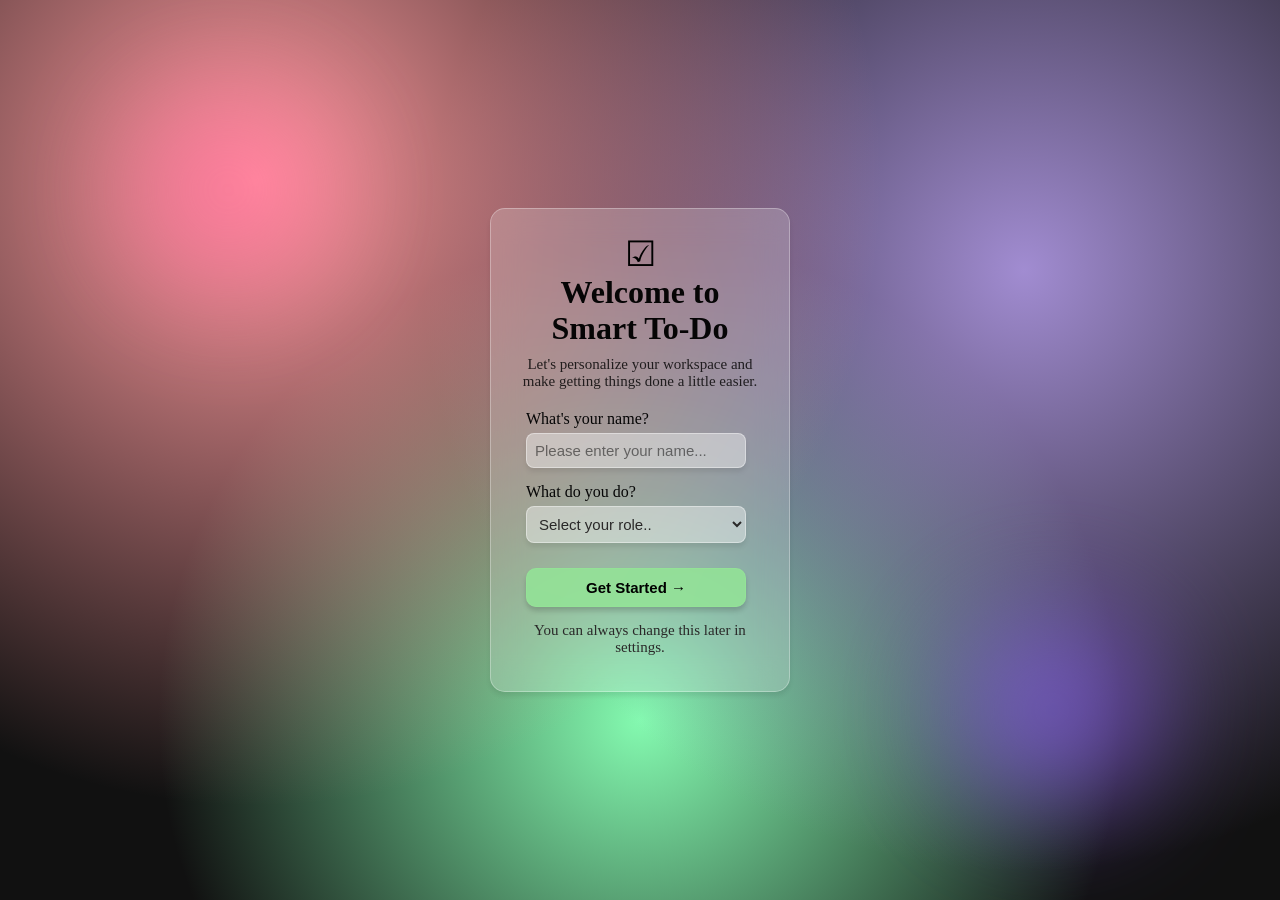
<file: index.html>
<!DOCTYPE html>
<html lang="en">

<head>
    <meta charset="UTF-8">
    <meta name="viewport" content="width=device-width, initial-scale=1.0">
    <link rel="stylesheet" href="style.css">
    <title>Welcome | Smart To-Do</title>
</head>

<body>
    <div class="container">
        <span class="logo">☑</span>
        <h1>Welcome to Smart To-Do</h1>
        <p>Let's personalize your workspace and make getting things done a little easier.</p>

        <form  id="loginForm" action="">

            <div>
                <label for="name">What's your name?</label>
                <input type="text" id="name" placeholder="Please enter your name..." name="name" required>
            </div>

            <div>
                <label for="occupation">What do you do?</label>
                <select name="occupation" id="occupation" required>
                    <option value="">Select your role..</option>
                    <option value="student">Student</option>
                    <option value="employee">Employee / Professional</option>
                    <option value="freelancer">Freelancer</option>
                    <option value="entrepreneur">Entrepreneur / Business Owner</option>
                    <option value="other">Other</option>
                </select>
            </div>


            <div>
                <button id="GSbtn" type="submit">Get Started <span> →</span></button>
            </div>


            <p>
                You can always change this later in settings.
            </p>

        </form>
    </div>

    <script src="functionality.js"></script>
    
</body>

</html>
</file>
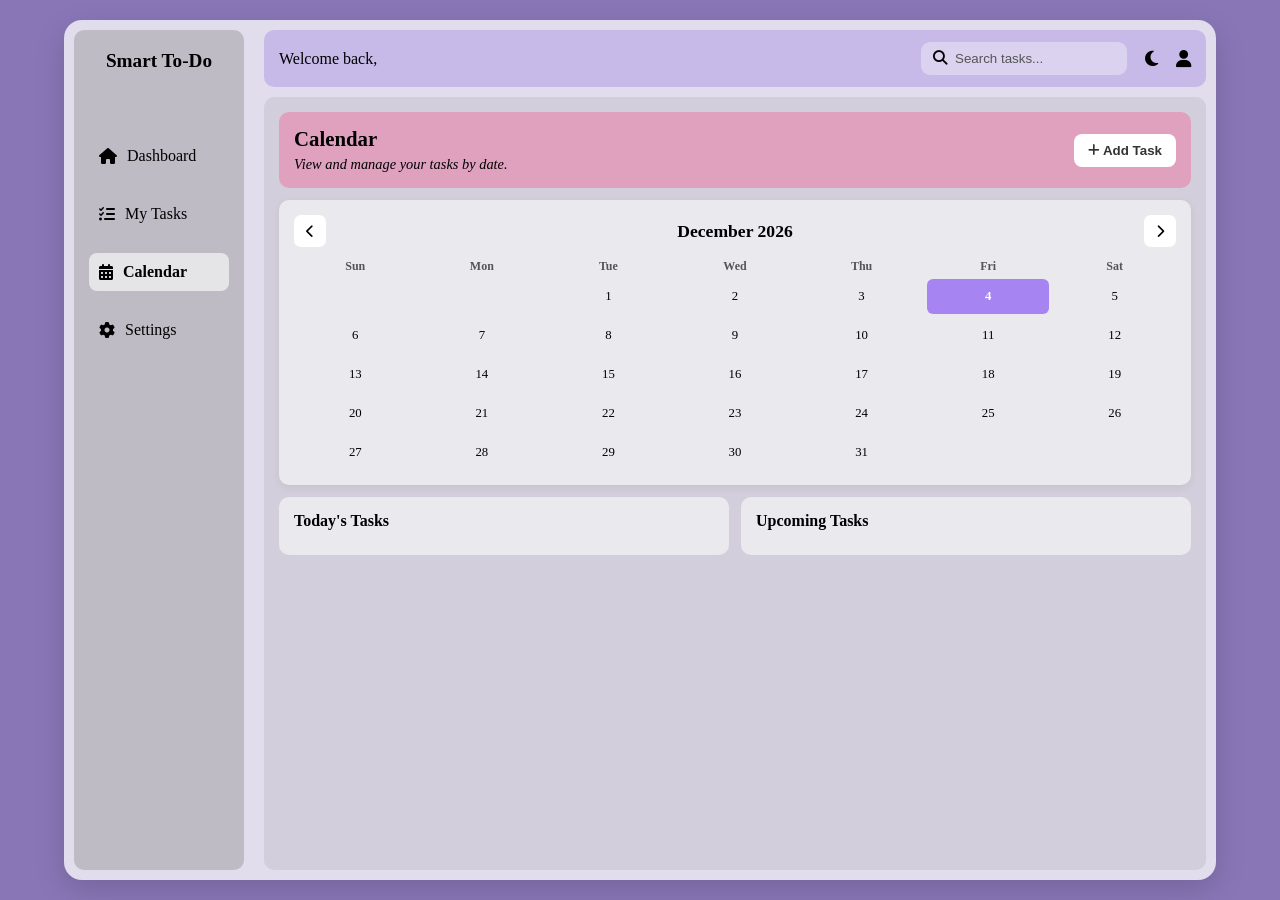
<file: calendar.html>
<!DOCTYPE html>
<html lang="en">

<head>
    <meta charset="UTF-8">
    <meta name="viewport" content="width=device-width, initial-scale=1.0">

    <link rel="stylesheet" href="to-do.css">

    <link rel="stylesheet"
        href="https://cdnjs.cloudflare.com/ajax/libs/font-awesome/6.7.2/css/all.min.css">

    <title>To-do | Calendar</title>
</head>

<body id="calendarBg">

    <div class="container">

        <!-- Sidebar -->
        <aside>

            <h4>Smart To-Do</h4>

            <ul>

                <li>
                    <a href="dashboard.html">
                        <i class="fa-solid fa-house"></i>
                        Dashboard
                    </a>
                </li>

                <li>
                    <a href="my-tasks.html">
                        <i class="fa-solid fa-list-check"></i>
                        My Tasks
                    </a>
                </li>

                <li class="active">
                    <a href="calendar.html">
                        <i class="fa-solid fa-calendar-days"></i>
                        Calendar
                    </a>
                </li>

                <li>
                    <a href="settings.html">
                    <i class="fa-solid fa-gear"></i>
                    Settings
                    </a>
                </li>

            </ul>

        </aside>


        <!-- Main Content -->
        <main>

            <!-- Header -->
            <header>

                <p>
                    Welcome back,
                    <span id="userName"></span>
                </p>

                <div class="headerActions">

                    <div class="searchBox">

                        <i class="fa-solid fa-magnifying-glass"></i>

                        <input
                            type="text"
                            placeholder="Search tasks..."
                        >

                    </div>

                    <i class="fa-solid fa-moon" id="themeToggle"></i>

                    <i class="fa-solid fa-user"></i>

                </div>

            </header>


            <!-- Calendar Page -->
            <section class="calendarPage">

                <!-- Calendar Heading -->
                <div class="calendarHeading">

                    <div>
                        <h2>Calendar</h2>

                        <p>
                            View and manage your tasks by date.
                        </p>
                    </div>

                    <button id="addTaskBtn">
                        <i class="fa-solid fa-plus"></i>
                        Add Task
                    </button>

                </div>


                <!-- Calendar Card -->
                <div class="calendarCard">

                    <!-- Calendar Header -->
                    <div class="calendarHeader">

                        <button id="prevMonth">
                            <i class="fa-solid fa-chevron-left"></i>
                        </button>

                        <h3 id="monthYear"></h3>

                        <button id="nextMonth">
                            <i class="fa-solid fa-chevron-right"></i>
                        </button>

                    </div>


                    <!-- Days of the Week -->
                    <div class="calendarDays">

                        <span>Sun</span>
                        <span>Mon</span>
                        <span>Tue</span>
                        <span>Wed</span>
                        <span>Thu</span>
                        <span>Fri</span>
                        <span>Sat</span>

                    </div>


                    <!-- Calendar Dates -->
                    <div
                        class="calendarDates"
                        id="calendarDates">
                    </div>

                </div>


                <!-- Tasks Below Calendar -->
                <div class="calendarTasks">

                    <div class="todayTasks">

                        <div class="sectionHeader">
                            <h3>Today's Tasks</h3>
                        </div>

                        <div class="calendarTaskList">

                            <!-- Tasks will be added here with JavaScript -->

                        </div>

                    </div>


                    <div class="upcomingTasks">

                        <div class="sectionHeader">
                            <h3>Upcoming Tasks</h3>
                        </div>

                        <div class="calendarTaskList">

                            <!-- Upcoming tasks will be added here -->

                        </div>

                    </div>

                </div>

            </section>

        </main>

    </div>


    <!-- Add Task Modal -->
    <div class="modal" id="taskModal">

        <div class="modalContent">

            <div class="modalHeader">

                <h3>Add New Task</h3>

                <button class="closeModal">
                    &times;
                </button>

            </div>

            <form id="taskForm">

                <p>
                    <label for="tTitle">Task Title</label>

                    <input
                        type="text"
                        id="tTitle"
                        required
                    >
                </p>


                <p>
                    <label for="describe">Description</label>

                    <textarea
                        id="describe"
                        rows="4"
                        required
                    ></textarea>
                </p>


                <p>
                    <label for="date">Due Date</label>

                    <input
                        type="date"
                        id="date"
                        required
                    >
                </p>


                <p>
                    <label for="priority">Priority</label>

                    <select id="priority" required>

                        <option value="">
                            Select priority
                        </option>

                        <option value="high">
                            High
                        </option>

                        <option value="medium">
                            Medium
                        </option>

                        <option value="low">
                            Low
                        </option>

                    </select>
                </p>


                <div class="formActions">

                    <button
                        type="button"
                        class="cancelBtn">
                        Cancel
                    </button>

                    <button
                        type="submit"
                        class="saveBtn">
                        Save Task
                    </button>

                </div>

            </form>

        </div>

    </div>


    <script src="functionality.js"></script>

</body>

</html>
</file>
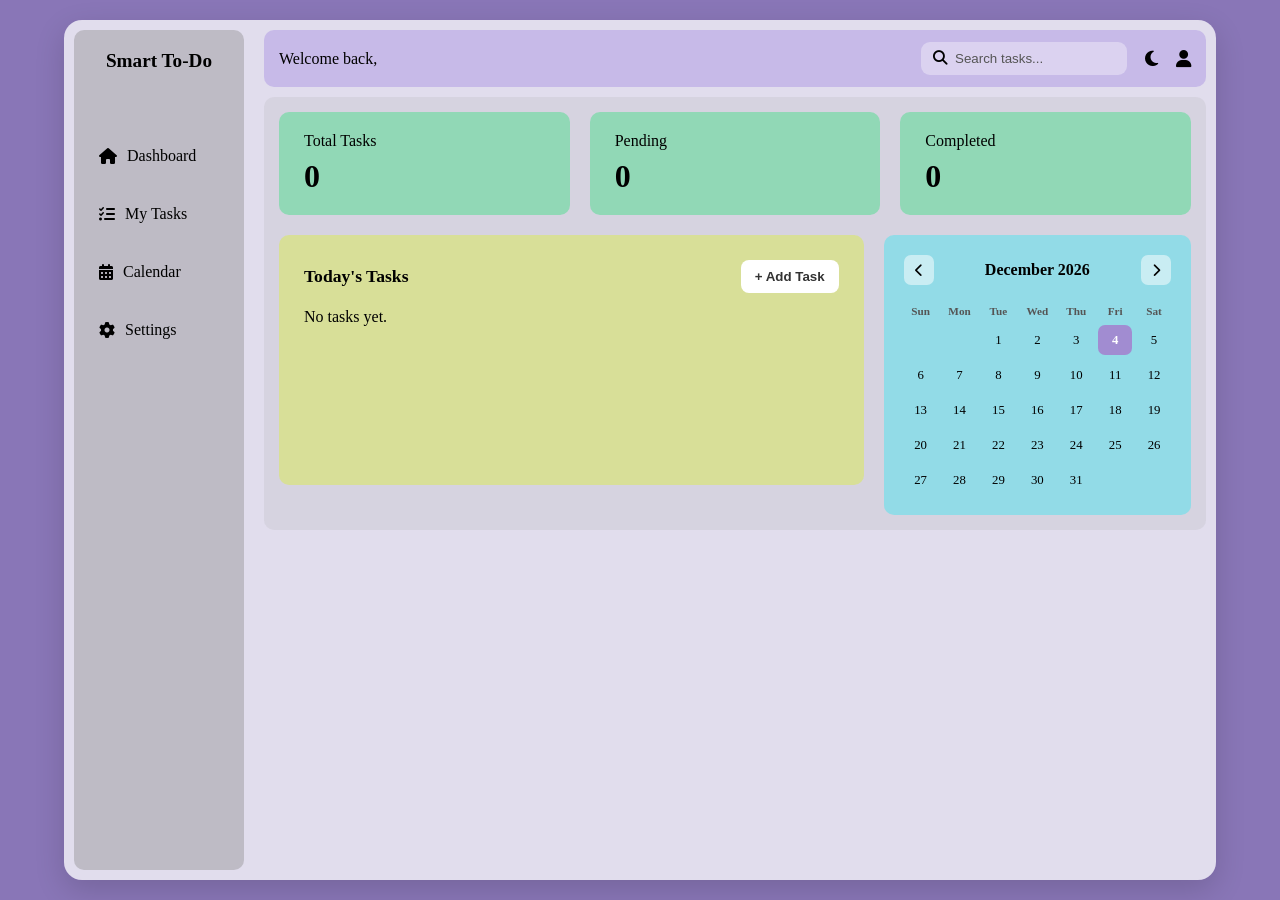
<file: dashboard.html>
<!DOCTYPE html>
<html lang="en">

<head>
    <meta charset="UTF-8">
    <meta name="viewport" content="width=device-width, initial-scale=1.0">

    <link rel="stylesheet" href="to-do.css">

    <link rel="stylesheet" href="https://cdnjs.cloudflare.com/ajax/libs/font-awesome/6.7.2/css/all.min.css">

    <title>Smart To-Do</title>
</head>

<body>

    <div class="container">

        <!-- Sidebar -->
        <aside>

            <h4>Smart To-Do</h4>

            <ul>

               <li>
                    <a href="dashboard.html">
                        <i class="fa-solid fa-house"></i>
                        Dashboard
                    </a>
                </li>

                <li>
                    <a href="my-tasks.html">
                        <i class="fa-solid fa-list-check"></i>
                        My Tasks
                    </a>
                </li>

                <li>
                    <a href="calendar.html">
                        <i class="fa-solid fa-calendar-days"></i>
                        Calendar
                    </a>
                </li>

                <li>
                    <a href="settings.html">
                        <i class="fa-solid fa-gear"></i>
                        Settings
                    </a>
                </li>

            </ul>

        </aside>


        <!-- Main Content -->
        <main>

            <header>

                <p>Welcome back, <span id="userName"></span></p>

                <div class="headerActions">

                    <div class="searchBox">
                        <i class="fa-solid fa-magnifying-glass"></i>

                        <input type="text" placeholder="Search tasks...">
                    </div>

                    <i class="fa-solid fa-moon" id="themeToggle"></i>

                    <i class="fa-solid fa-user"></i>

                </div>

            </header>

            <section class="dashboard">

                <div class="cardContainer">

                    <div class="statCard">
                        <h3>Total Tasks</h3>
                        <p id="totalTasks">0</p>
                    </div>

                    <div class="statCard">
                        <h3>Pending</h3>
                        <p id="pendingTasks">0</p>
                    </div>

                    <div class="statCard">
                        <h3>Completed</h3>
                        <p id="completedTasks">0</p>
                    </div>

                </div>

                <div class="dashboardContent">

                    <div class="tasks">
                        <div class="taskHeader">
                            <h3>Today's Tasks</h3>
                            <button id="addTaskBtn"> + Add Task</button>
                        </div>
                        <div class="list"></div>
                    </div>
                    <div class="calendar">

                        <div class="calendarHeader">
                            <button id="prevMonth">
                                <i class="fa-solid fa-chevron-left"></i>
                            </button>

                            <h3 id="monthYear"></h3>

                            <button id="nextMonth">
                                <i class="fa-solid fa-chevron-right"></i>
                            </button>
                        </div>

                        <div class="calendarDays">
                            <span>Sun</span>
                            <span>Mon</span>
                            <span>Tue</span>
                            <span>Wed</span>
                            <span>Thu</span>
                            <span>Fri</span>
                            <span>Sat</span>
                        </div>

                        <div class="calendarDates" id="calendarDates"></div>

                    </div>

                </div>
            </section>

        </main>

    </div>

    <!-- Add task form -->
    <div class="modal" id="taskModal">

        <div class="modalContent">

            <div class="modalHeader">
                <h3>Add New Task</h3>
                <button type="button" class="closeModal">&times;</button>
            </div>

            <form id="taskForm">

                <p>
                    <label for="tTitle">Task Title</label>
                    <input type="text" id="tTitle" name="title">
                </p>

                <p>
                    <label for="describe">Description</label>
                    <textarea name="describe" id="describe" cols="30" rows="5"></textarea>
                </p>

                <p>
                    <label for="date">Due Date</label>
                    <input type="date" id="date" name="date">
                </p>

                <p>
                    <label for="priority">Priority</label>
                    <select name="priority" id="priority">
                        <option value="">Select Priority</option>
                        <option value="low">Low</option>
                        <option value="medium">Medium</option>
                        <option value="high">High</option>
                    </select>
                </p>

                <div class="formActions">
                    <button type="button" class="cancelBtn">Cancel</button>
                    <button type="submit" class="saveBtn">Save Task</button>
                </div>

            </form>

        </div>

    </div>
    <script src="functionality.js"></script>
</body>

</html>
</file>
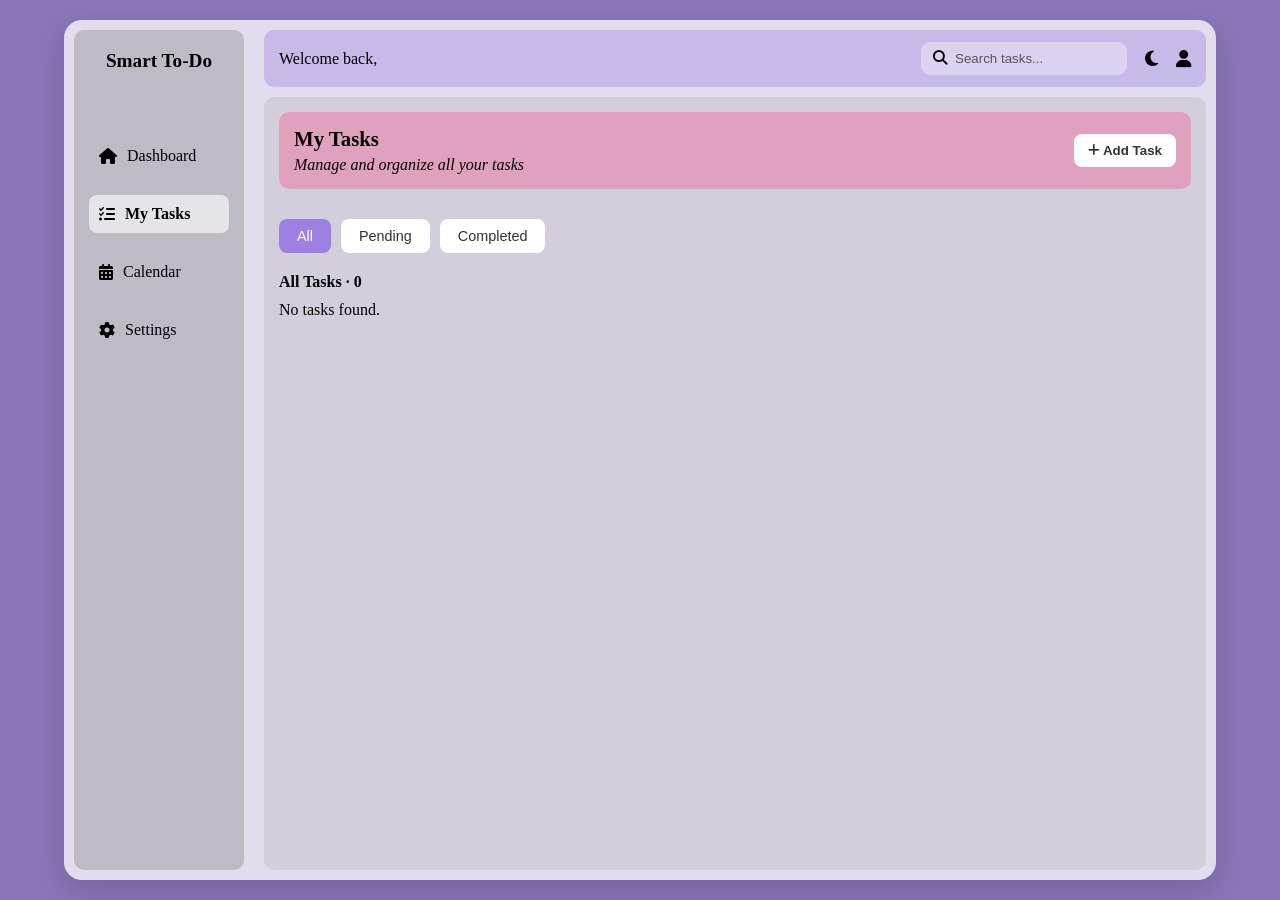
<file: my-tasks.html>
<!DOCTYPE html>
<html lang="en">

<head>

    <meta charset="UTF-8">
    <meta name="viewport" content="width=device-width, initial-scale=1.0">

    <title>My Tasks | To-do</title>

    <link rel="stylesheet" href="to-do.css">
    <link rel="stylesheet" href="https://cdnjs.cloudflare.com/ajax/libs/font-awesome/6.7.2/css/all.min.css">

</head>


<body id="tasksBg">

    <div class="container">

        <!-- Sidebar -->
        <aside>

            <h4>Smart To-Do</h4>

            <ul>

                <li>
                    <a href="dashboard.html">
                        <i class="fa-solid fa-house"></i>
                        Dashboard
                    </a>
                </li>

                <li class="active">
                    <a href="my-tasks.html">
                        <i class="fa-solid fa-list-check"></i>
                        My Tasks
                    </a>
                </li>

                <li>
                    <a href="calendar.html">
                        <i class="fa-solid fa-calendar-days"></i>
                        Calendar
                    </a>
                </li>

                <li>
                    <a href="settings.html">
                        <i class="fa-solid fa-gear"></i>
                        Settings
                    </a>
                </li>

            </ul>

        </aside>


        <!-- Main Content -->
        <main>

            <!-- Header -->
            <header id="headColor">

                <p>
                    Welcome back,
                    <span id="userName"></span>
                </p>


                <div class="headerActions">

                    <div class="searchBox">

                        <i class="fa-solid fa-magnifying-glass"></i>

                        <input type="text" placeholder="Search tasks...">

                    </div>


                    <i class="fa-solid fa-moon" id="themeToggle"></i>

                    <i class="fa-solid fa-user"></i>

                </div>

            </header>


            <!-- My Tasks -->
            <section class="myTasks">


                <!-- Heading -->
                <div class="taskHeading">

                    <div id="taskHead">

                        <div class="head">

                            <h3>My Tasks</h3>

                            <p>
                                Manage and organize all your tasks
                            </p>

                        </div>


                        <button id="addTaskBtn">

                            <i class="fa-solid fa-plus"></i>

                            Add Task

                        </button>

                    </div>

                </div>


                <!-- Filters -->
                <div class="taskFilters">

                    <button class="filterBtn active" data-filter="all">
                        All
                    </button>

                    <button class="filterBtn" data-filter="pending">
                        Pending
                    </button>

                    <button class="filterBtn" data-filter="completed">
                        Completed
                    </button>

                </div>


                <!-- Task Count -->
                <div class="taskCount">

                    <h3>
                        All Tasks · 0
                    </h3>

                </div>


                <!-- Tasks will be created by JavaScript -->
                <div class="taskList"></div>


            </section>

        </main>

    </div>


    <!-- Add Task Modal -->
    <div class="modal" id="taskModal">

        <div class="modalContent">


            <!-- Modal Header -->
            <div class="modalHeader">

                <h3>
                    Add New Task
                </h3>


                <button type="button" class="closeModal">
                    &times;
                </button>

            </div>


            <!-- Task Form -->
            <form id="taskForm">


                <!-- Task Title -->
                <p>

                    <label for="tTitle">
                        Task Title
                    </label>

                    <input type="text" id="tTitle" name="title" required>

                </p>


                <!-- Description -->
                <p>

                    <label for="describe">
                        Description
                    </label>

                    <textarea name="describe" id="describe" cols="30" rows="5" required></textarea>

                </p>


                <!-- Due Date -->
                <p>

                    <label for="date">
                        Due Date
                    </label>

                    <input type="date" id="date" name="date" required>

                </p>


                <!-- Priority -->
                <p>

                    <label for="priority">
                        Priority
                    </label>

                    <select name="priority" id="priority" required>

                        <option value="">
                            Select Priority
                        </option>

                        <option value="low">
                            Low
                        </option>

                        <option value="medium">
                            Medium
                        </option>

                        <option value="high">
                            High
                        </option>

                    </select>

                </p>


                <!-- Buttons -->
                <div class="formActions">

                    <button type="button" class="cancelBtn">
                        Cancel
                    </button>


                    <button type="submit" class="saveBtn">
                        Save Task
                    </button>

                </div>


            </form>

        </div>

    </div>


    <script src="functionality.js"></script>

</body>

</html>
</file>
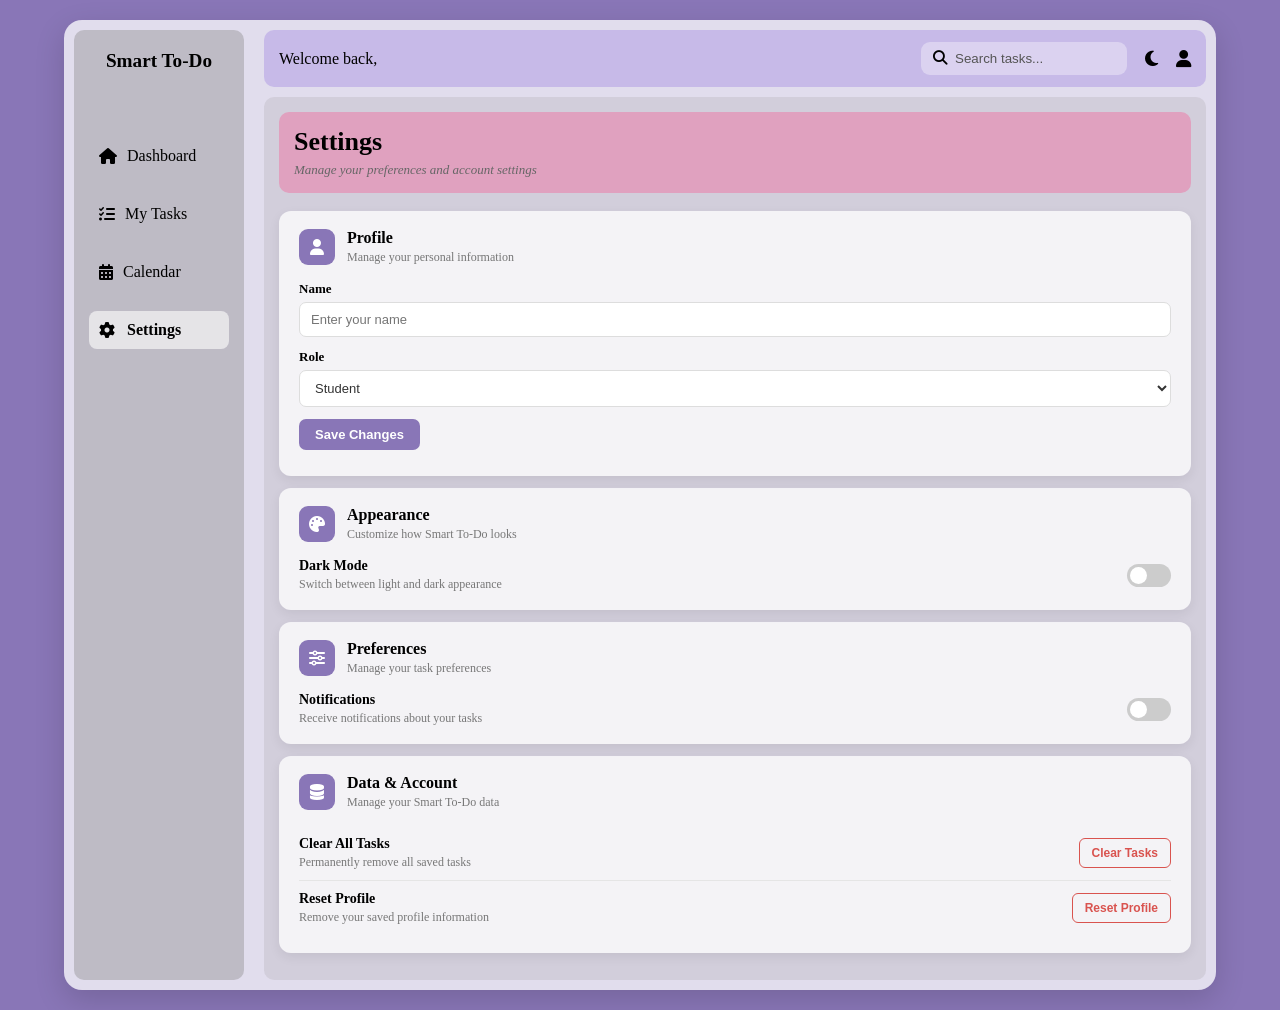
<file: settings.html>
<!DOCTYPE html>
<html lang="en">

<head>
    <meta charset="UTF-8">
    <meta name="viewport" content="width=device-width, initial-scale=1.0">

    <link rel="stylesheet" href="to-do.css">
    <link rel="stylesheet"
        href="https://cdnjs.cloudflare.com/ajax/libs/font-awesome/6.7.2/css/all.min.css">

    <title>Settings | To-do</title>
</head>

<body id="settingsBg">

    <div class="container">

        <!-- Sidebar -->
        <aside>

            <h4>Smart To-Do</h4>

            <ul>

                <li>
                    <a href="dashboard.html">
                        <i class="fa-solid fa-house"></i>
                        Dashboard
                    </a>
                </li>

                <li>
                    <a href="my-tasks.html">
                        <i class="fa-solid fa-list-check"></i>
                        My Tasks
                    </a>
                </li>

                <li>
                    <a href="calendar.html">
                        <i class="fa-solid fa-calendar-days"></i>
                        Calendar
                    </a>
                </li>

                <li class="active">
                    <i class="fa-solid fa-gear"></i>
                    Settings
                </li>

            </ul>

        </aside>


        <!-- Main Content -->
        <main>

            <!-- Header -->
            <header>

                <p>
                    Welcome back,
                    <span id="userName"></span>
                </p>

                <div class="headerActions">

                    <div class="searchBox">
                        <i class="fa-solid fa-magnifying-glass"></i>
                        <input type="text" placeholder="Search tasks...">
                    </div>

                    <i class="fa-solid fa-moon" id="themeToggle"></i>

                    <i class="fa-solid fa-user"></i>

                </div>

            </header>


            <!-- Settings Page -->
            <section class="settingsPage">

                <div class="settingsHeading">
                    <h2>Settings</h2>
                    <p>
                        Manage your preferences and account settings
                    </p>
                </div>


                <!-- PROFILE -->
                <div class="settingsCard">

                    <div class="settingsCardHeading">

                        <i class="fa-solid fa-user"></i>

                        <div>
                            <h3>Profile</h3>
                            <p>
                                Manage your personal information
                            </p>
                        </div>

                    </div>


                    <div class="settingsForm">

                        <div class="settingsField">

                            <label for="settingsName">
                                Name
                            </label>

                            <input
                                type="text"
                                id="settingsName"
                                placeholder="Enter your name"
                            >

                        </div>


                        <div class="settingsField">

                            <label for="settingsOccupation">
                                Role
                            </label>

                            <select id="settingsOccupation">

                                <option value="student">
                                    Student
                                </option>

                                <option value="employee-professional">
                                    Employee / Professional
                                </option>

                                <option value="freelancer">
                                    Freelancer
                                </option>

                                <option value="entrepreneur">
                                    Entrepreneur
                                </option>

                            </select>

                        </div>


                        <button id="saveProfile">
                            Save Changes
                        </button>

                        <p
                            id="profileMessage"
                            class="settingsMessage"
                        ></p>

                    </div>

                </div>


                <!-- APPEARANCE -->
                <div class="settingsCard">

                    <div class="settingsCardHeading">

                        <i class="fa-solid fa-palette"></i>

                        <div>
                            <h3>Appearance</h3>

                            <p>
                                Customize how Smart To-Do looks
                            </p>
                        </div>

                    </div>


                    <div class="settingsOption">

                        <div>

                            <h4>
                                Dark Mode
                            </h4>

                            <p>
                                Switch between light and dark appearance
                            </p>

                        </div>


                        <label class="toggle">

                            <input
                                type="checkbox"
                                id="darkModeToggle"
                            >

                            <span></span>

                        </label>

                    </div>

                </div>


                <!-- PREFERENCES -->
                <div class="settingsCard">

                    <div class="settingsCardHeading">

                        <i class="fa-solid fa-sliders"></i>

                        <div>

                            <h3>
                                Preferences
                            </h3>

                            <p>
                                Manage your task preferences
                            </p>

                        </div>

                    </div>


                    <div class="settingsOption">

                        <div>

                            <h4>
                                Notifications
                            </h4>

                            <p>
                                Receive notifications about your tasks
                            </p>

                        </div>


                        <label class="toggle">

                            <input
                                type="checkbox"
                                id="notificationToggle"
                            >

                            <span></span>

                        </label>

                    </div>

                </div>


                <!-- ACCOUNT -->
                <div class="settingsCard">

                    <div class="settingsCardHeading">

                        <i class="fa-solid fa-database"></i>

                        <div>

                            <h3>
                                Data & Account
                            </h3>

                            <p>
                                Manage your Smart To-Do data
                            </p>

                        </div>

                    </div>


                    <div class="settingsAction">

                        <div>

                            <h4>
                                Clear All Tasks
                            </h4>

                            <p>
                                Permanently remove all saved tasks
                            </p>

                        </div>

                        <button
                            id="clearTasks"
                            class="dangerBtn"
                        >
                            Clear Tasks
                        </button>

                    </div>


                    <div class="settingsAction">

                        <div>

                            <h4>
                                Reset Profile
                            </h4>

                            <p>
                                Remove your saved profile information
                            </p>

                        </div>

                        <button
                            id="resetProfile"
                            class="dangerBtn"
                        >
                            Reset Profile
                        </button>

                    </div>

                </div>

            </section>

        </main>

    </div>


    <script src="functionality.js"></script>

</body>

</html>
</file>
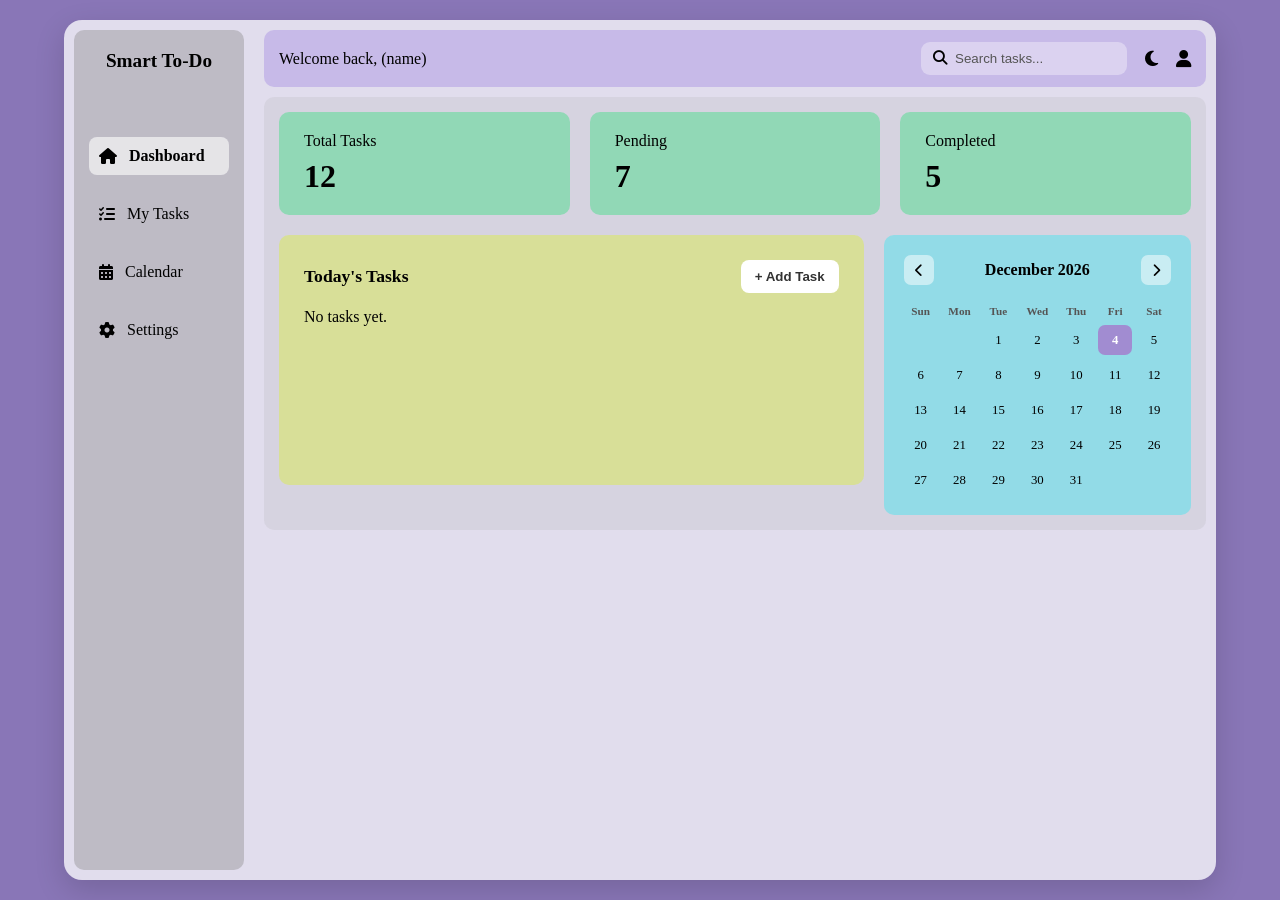
<file: to-do.html>
<!DOCTYPE html>
<html lang="en">

<head>
    <meta charset="UTF-8">
    <meta name="viewport" content="width=device-width, initial-scale=1.0">

    <link rel="stylesheet" href="to-do.css">

    <link rel="stylesheet" href="https://cdnjs.cloudflare.com/ajax/libs/font-awesome/6.7.2/css/all.min.css">

    <title>Smart To-Do</title>
</head>

<body>

    <div class="container">

        <!-- Sidebar -->
        <aside>

            <h4>Smart To-Do</h4>

            <ul>

                <li class="active">

                    <i class="fa-solid fa-house"></i>
                    Dashboard
                </li>

                <li>
                    <i class="fa-solid fa-list-check"></i>
                    My Tasks
                </li>

                <li>
                    <i class="fa-solid fa-calendar-days"></i>
                    Calendar
                </li>

                <li>
                    <i class="fa-solid fa-gear"></i>
                    Settings
                </li>

            </ul>

        </aside>


        <!-- Main Content -->
        <main>

            <header>

                <p>Welcome back, (name)</p>

                <div class="headerActions">

                    <div class="searchBox">
                        <i class="fa-solid fa-magnifying-glass"></i>

                        <input type="text" placeholder="Search tasks...">
                    </div>

                    <i class="fa-solid fa-moon"></i>

                    <i class="fa-solid fa-user"></i>

                </div>

            </header>

            <section class="dashboard">

                <div class="cardContainer">
                    <div class="statCard">
                        <h3>Total Tasks</h3>
                        <p>12</p>
                    </div>

                    <div class="statCard">
                        <h3>Pending</h3>
                        <p>7</p>
                    </div>

                    <div class="statCard">
                        <h3>Completed</h3>
                        <p>5</p>
                    </div>

                </div>

                <div class="dashboardContent">

                    <div class="tasks">
                        <div class="taskHeader">
                            <h3>Today's Tasks</h3>
                            <button id="addTaskBtn"> + Add Task</button>
                        </div>
                        <div class="list"></div>
                    </div>
                    <div class="calendar">

                        <div class="calendarHeader">
                            <button id="prevMonth">
                                <i class="fa-solid fa-chevron-left"></i>
                            </button>

                            <h3 id="monthYear"></h3>

                            <button id="nextMonth">
                                <i class="fa-solid fa-chevron-right"></i>
                            </button>
                        </div>

                        <div class="calendarDays">
                            <span>Sun</span>
                            <span>Mon</span>
                            <span>Tue</span>
                            <span>Wed</span>
                            <span>Thu</span>
                            <span>Fri</span>
                            <span>Sat</span>
                        </div>

                        <div class="calendarDates" id="calendarDates"></div>

                    </div>

                </div>
            </section>

        </main>

    </div>

    <!-- Add task form -->
    <div class="modal" id="taskModal">

        <div class="modalContent">

            <div class="modalHeader">
                <h3>Add New Task</h3>
                <button type="button" class="closeModal">&times;</button>
            </div>

            <form id="taskForm">

                <p>
                    <label for="tTitle">Task Title</label>
                    <input type="text" id="tTitle" name="title">
                </p>

                <p>
                    <label for="describe">Description</label>
                    <textarea name="describe" id="describe" cols="30" rows="5"></textarea>
                </p>

                <p>
                    <label for="date">Due Date</label>
                    <input type="date" id="date" name="date">
                </p>

                <p>
                    <label for="priority">Priority</label>
                    <select name="priority" id="priority">
                        <option value="">Select Priority</option>
                        <option value="low">Low</option>
                        <option value="medium">Medium</option>
                        <option value="high">High</option>
                    </select>
                </p>

                <div class="formActions">
                    <button type="button" class="cancelBtn">Cancel</button>
                    <button type="submit" class="saveBtn">Save Task</button>
                </div>

            </form>

        </div>

    </div>
    <script src="functionality.js"></script>
</body>

</html>
</file>
<file: style.css>
* {
    margin: 0;
    box-sizing: border-box;
    padding: 0;

}

body {
    min-height: 100vh;
    display: flex;
    justify-content: center;
    align-items: center;
    background: radial-gradient(circle at 20% 20%, #ff9a9e, transparent 50%),
        radial-gradient(circle at 80% 30%, #a18cd1, transparent 50%),
        radial-gradient(circle at 50% 80%, #84fab0, transparent 50%),
        #111;
    position: relative;


}

body::before {
    content: "";
    position: absolute;
    width: 200px;
    height: 200px;
    background: #ff6b9d;
    border-radius: 50%;
    filter: blur(60px);
    top: 10%;
    left: 10%;
    opacity: 0.65;
    animation: floatGlow 8s ease-in-out infinite;
}

body::after {
    content: "";
    position: absolute;
    width: 200px;
    height: 200px;
    background: #8b5cf6;
    border-radius: 50%;
    filter: blur(60px);
    bottom: 10%;
    right: 10%;
    opacity: 0.65;
    animation: floatGlow 10s ease-in-out infinite reverse;
}

.container {
    width: 300px;
    max-width: 90%;
    padding: 25px;
    border-radius: 15px;

    background: rgba(255, 255, 255, 0.2);
    backdrop-filter: blur(15px);
    border: 1px solid rgba(255, 255, 255, 0.3);
    box-shadow: 0 4px 5px rgba(0, 0, 0, 0.083);

    position: relative;
    z-index: 1;

}
.logo {
    display: block;
    font-size: 35px;
    text-align: center;
}

h1 {
    margin-bottom: 10px;
    line-height: 1.1;
    color: #040404fc;
    font-weight: 900;
    text-align: center;
}


.container > p {
    color: rgba(0, 0, 0, 0.805);
    margin-bottom: 10px;
    text-align: center;
    font-size: 15px;
}




form {
    padding: 10px;
    display: flex;
    flex-direction: column;
    gap: 15px;

}


form > div {
    display: flex;
    flex-direction: column;
    gap: 5px;
}



input,
select {
    width: 220px;
    padding: 8px;
    color: #2a2929;
    font-size: 15px;
    border: 1px solid rgba(255, 255, 255, 0.4);
    border-radius: 8px;
    background: rgba(255, 255, 255, 0.4);
    box-shadow: 0 4px 5px rgba(0, 0, 0, 0.083);
}

input:hover,
select:hover {
    background-color: rgba(255, 255, 255, 0.6);
}

input::placeholder {
    color: rgba(0, 0, 0, 0.5);
}

input:valid,
select:valid {
    background-color: rgba(255, 255, 255, 0.6);
}


form>p {
    color: #2a2929;
    text-align: center;
    font-size: 15px;
}

label {
    font-size: 16px;
    font-weight: 500;
    color: rgb(6, 6, 6);
}

#GSbtn {
    width: 220px;
    padding: 10px;
    border: 1px solid #94e497de;
    border-radius: 10px;
    background-color: #94e497de;
    cursor: pointer;
    margin-top: 10px;
    font-size: 15px;
    font-weight: 600;
    box-shadow: 0 4px 5px rgba(37, 37, 37, 0.2);

}

#GSbtn:hover {
    background-color: #85d186;
}


@keyframes floatGlow {
    0% {
        transform: translate(0, 0);
    }

    50% {
        transform: translate(25px, 15px);
    }

    100% {
        transform: translate(0, 0);
    }
}
</file>
<file: to-do.css>
* {
    margin: 0;
    padding: 0;
    box-sizing: border-box;
}

body {
    background-color: #8976b7;
}

.container {
    width: 90%;
    min-height: calc(100vh - 40px);
    margin: 20px auto;
    display: flex;
    background-color: rgba(255, 255, 255, 0.75);
    border-radius: 18px;
    box-shadow: 0 10px 30px rgba(0, 0, 0, 0.15);
    overflow: hidden;
}


/* SIDEBAR */

aside {
    width: 170px;
    background-color: rgba(131, 131, 132, 0.379);
    border-radius: 10px;
    margin: 10px;
}

aside h4 {
    text-align: center;
    font-size: 1.2rem;
    font-weight: 600;
    margin-top: 20px;
    margin-bottom: 50px;
}

aside ul {
    padding: 15px;
    display: flex;
    flex-direction: column;
    gap: 20px;
}

aside li {
    display: flex;
    align-items: center;
    gap: 12px;
    font-size: 1rem;
    font-weight: 500;
    padding: 10px;
    border-radius: 8px;
    list-style-type: none;
    cursor: pointer;
    transition: 0.3s;
}

aside li i {
    font-size: 1rem;
}

aside li:hover {
    background-color: rgba(255, 255, 255, 0.4);
}

aside li.active {
    background-color: rgba(255, 255, 255, 0.6);
    font-weight: 600;
}

aside ul li a {
    text-decoration: none;
    color: inherit;
    display: flex;
    align-items: center;
    gap: 10px;
}


/*  MAIN / HEADER*/

main {
    margin: 10px;
    flex: 1;
}

header {
    background-color: #b6a2e694;
    display: flex;
    flex-direction: row;
    padding: 12px 15px;
    justify-content: space-between;
    align-items: center;
    border-radius: 10px;
    gap: 10px;
}

.headerActions {
    display: flex;
    align-items: center;
    gap: 18px;
}

.searchBox {
    display: flex;
    align-items: center;
    gap: 8px;
    background-color: rgba(255, 255, 255, 0.35);
    padding: 4px 12px;
    border-radius: 9px;
}

.searchBox i {
    font-size: 0.9rem;
}

.searchBox input {
    width: 160px;
    height: 25px;
    background: transparent;
    border: none;
    outline: none;
    padding: 0;
}

.searchBox input::placeholder {
    color: #555;
}

.headerActions > i {
    font-size: 1.1rem;
    cursor: pointer;
    transition: 0.3s;
}

.headerActions > i:hover {
    transform: scale(1.1);
}


/* =========================
   DASHBOARD
========================= */

.dashboard {
    margin-top: 10px;
    background-color: #a2a2a22c;
    padding: 15px;
    border: none;
    border-radius: 10px;
}

.cardContainer {
    display: flex;
    gap: 20px;
}

.statCard {
    flex: 1;
    padding: 20px 25px;
    background-color: rgba(114, 218, 163, 0.684);
    border-radius: 10px;
    text-align: left;
}

.statCard h3 {
    font-size: 1rem;
    font-weight: 500;
    margin-bottom: 8px;
}

.statCard p {
    font-size: 2rem;
    font-weight: 700;
}

.dashboardContent {
    display: flex;
    gap: 20px;
    margin-top: 20px;
    align-items: flex-start;
}

.tasks {
    display: flex;
    flex-direction: column;
    flex: 2;
    background-color: #daef396e;
    border-radius: 10px;
    padding: 25px;
    min-height: 250px;
}

.calendar {
    display: flex;
    flex-direction: column;
    flex: 1;
    background-color: #39e6ef6e;
    border: none;
    border-radius: 10px;
    padding: 20px;
}


/* =========================
   DASHBOARD CALENDAR
========================= */

.calendarHeader {
    display: flex;
    justify-content: space-between;
    align-items: center;
    margin-bottom: 20px;
}

.calendarHeader h3 {
    font-size: 1rem;
    font-weight: 600;
}

.calendarHeader button {
    width: 30px;
    height: 30px;
    border: none;
    border-radius: 7px;
    background-color: rgba(255, 255, 255, 0.5);
    cursor: pointer;
    transition: 0.3s;
}

.calendarHeader button:hover {
    background-color: rgba(255, 255, 255, 0.8);
    transform: scale(1.05);
}

.calendarDays {
    display: grid;
    grid-template-columns: repeat(7, 1fr);
    gap: 5px;
    margin-bottom: 8px;
}

.calendarDays span {
    text-align: center;
    font-size: 0.7rem;
    font-weight: 600;
    color: #555;
}

.calendarDates {
    display: grid;
    grid-template-columns: repeat(7, 1fr);
    gap: 5px;
}

.calendarDates span.today {
    background-color: #a18cd1;
    color: white;
    font-weight: 700;
}

.calendarDates span {
    display: flex;
    justify-content: center;
    align-items: center;
    height: 30px;
    font-size: 0.8rem;
    border-radius: 7px;
    cursor: pointer;
    transition: 0.3s;
}

.calendarDates span:hover {
    background-color: rgba(255, 255, 255, 0.5);
}


/* DASHBOARD TASK HEADER */

.taskHeader {
    display: flex;
    justify-content: space-between;
    align-items: center;
    width: 100%;
}

.taskHeader button {
    background-color: white;
    color: #333;
    padding: 9px 14px;
    border: none;
    border-radius: 8px;
    cursor: pointer;
    font-weight: 600;
    transition: 0.3s;
}

.taskHeader button:hover {
    transform: translateY(-2px);
}

.taskHeader h3 {
    font-size: 1.1rem;
}

.list {
    margin-top: 10px;
    min-height: 80px;
}


/* DASHBOARD TASK LIST */

.tasks .list {
    display: flex;
    flex-direction: column;
    gap: 12px;
    margin-top: 15px;
}

.tasks .taskItem {
    display: flex;
    align-items: center;
    gap: 12px;
    background-color: white;
    padding: 14px 16px;
    border-radius: 10px;
    box-shadow: 0 3px 10px rgba(0, 0, 0, 0.08);
    transition: 0.3s;
}

.tasks .taskItem:hover {
    transform: translateY(-2px);
}

.tasks .taskItem input[type="checkbox"] {
    width: 18px;
    height: 18px;
    cursor: pointer;
    flex-shrink: 0;
}

.tasks .taskItem h4 {
    font-size: 0.95rem;
    font-weight: 600;
}

.tasks .taskItem p {
    font-size: 0.8rem;
    color: #555;
}

.tasks .taskItem p:nth-of-type(2) {
    font-size: 0.75rem;
    color: #777;
}

.tasks .taskItem h5 {
    margin-left: auto;
    padding: 5px 10px;
    border-radius: 6px;
    font-size: 0.7rem;
    font-weight: 700;
    text-transform: uppercase;
}

.tasks .taskItem h5.high {
    background-color: #ffd6d6;
    color: #c62828;
}

.tasks .taskItem h5.medium {
    background-color: #fff0c2;
    color: #a66a00;
}

.tasks .taskItem h5.low {
    background-color: #d7f5df;
    color: #238636;
}


/* Completed Dashboard Tasks */

.taskItem.completed h4,
.taskItem.completed p,
.taskItem.completed h5 {
    text-decoration: line-through;
    opacity: 0.5;
}


/* TASK FORM / MODAL*/

.modal {
    position: fixed;
    inset: 0;
    display: none;
    justify-content: center;
    align-items: center;
    background-color: rgba(0, 0, 0, 0.45);
    z-index: 1000;
}

.modal.active {
    display: flex;
}

.modalContent {
    width: 450px;
    padding: 25px;
    background-color: white;
    border-radius: 15px;
    box-shadow: 0 10px 30px rgba(0, 0, 0, 0.2);
}

.modalContent textarea {
    width: 100%;
    resize: vertical;
}

.modalHeader {
    display: flex;
    justify-content: space-between;
    align-items: center;
    margin-bottom: 20px;
}

.modalHeader h3 {
    font-size: 1.2rem;
}

.closeModal {
    background: none;
    border: none;
    font-size: 1.5rem;
    cursor: pointer;
    transition: 0.3s;
}

.closeModal:hover {
    transform: scale(1.1);
}

.modalContent form {
    display: flex;
    flex-direction: column;
    gap: 15px;
}

.modalContent form p {
    display: flex;
    flex-direction: column;
    gap: 6px;
}

.modalContent label {
    font-size: 0.9rem;
    font-weight: 500;
}

.modalContent input,
.modalContent textarea,
.modalContent select {
    width: 100%;
    padding: 10px;
    border: 1px solid #ccc;
    border-radius: 8px;
    outline: none;
    font-family: inherit;
}

.modalContent input:focus,
.modalContent textarea:focus,
.modalContent select:focus {
    border-color: #a18cd1;
}

.formActions {
    display: flex;
    justify-content: flex-end;
    gap: 10px;
    margin-top: 5px;
}

.formActions button {
    padding: 9px 15px;
    border: none;
    border-radius: 8px;
    cursor: pointer;
    font-weight: 600;
}

.cancelBtn {
    background-color: #eee;
    color: #333;
}

.saveBtn {
    background-color: #a685f2;
    color: white;
}


/* MY TASKS PAGE*/

#tasksBg main {
    margin: 10px;
    flex: 1;
    display: flex;
    flex-direction: column;
}

#tasksBg .myTasks {
    flex: 1;
    display: flex;
    flex-direction: column;
    background-color: #8a88882c;
    border: none;
    border-radius: 10px;
    margin-top: 10px;
    padding: 15px;
}


/* Task Heading */

#taskHead {
    display: flex;
    justify-content: space-between;
    align-items: center;
    background-color: rgb(224, 161, 191);
    border: none;
    border-radius: 10px;
    padding: 15px;
    margin-bottom: 10px;
}

#taskHead button {
    background-color: white;
    color: #333;
    padding: 9px 14px;
    border: none;
    border-radius: 8px;
    cursor: pointer;
    font-weight: 600;
    transition: 0.3s;
}

.head {
    display: flex;
    flex-direction: column;
    gap: 5px;
}

.head h3 {
    font-size: 1.3rem;
    font-weight: 600;
}

.head p {
    font-size: 1rem;
    font-style: italic;
    font-weight: 500;
}


/* Task Filters */

.taskFilters {
    display: flex;
    align-items: center;
    gap: 10px;
    margin-top: 20px;
}

.filterBtn {
    padding: 9px 18px;
    border: none;
    border-radius: 8px;
    background-color: white;
    color: #333;
    font-size: 0.9rem;
    font-weight: 500;
    cursor: pointer;
    transition: 0.3s;
}

.filterBtn:hover {
    transform: translateY(-2px);
}

.filterBtn.active {
    background-color: #9e80e2;
    color: white;
}


/* Task Count */

#tasksBg .taskCount {
    margin-top: 20px;
    margin-bottom: 10px;
}

#tasksBg .taskCount h3 {
    font-size: 1rem;
    font-weight: 600;
}


/* Task List */

#tasksBg .taskList {
    display: flex;
    flex-direction: column;
    gap: 12px;
    flex: 1;
}


/* Task Card */

#tasksBg .taskCard {
    display: flex;
    justify-content: space-between;
    align-items: center;
    background-color: white;
    border-radius: 10px;
    padding: 16px 18px;
    box-shadow: 0 3px 10px rgba(0, 0, 0, 0.08);
    transition: 0.3s;
}

#tasksBg .taskCard:hover {
    transform: translateY(-2px);
}


/* Left side of card */

#tasksBg .taskMain {
    display: flex;
    align-items: flex-start;
    gap: 12px;
}


/* Checkbox */

#tasksBg .taskCheck {
    width: 18px;
    height: 18px;
    margin-top: 3px;
    cursor: pointer;
}


/* Task Information */

#tasksBg .taskInfo {
    display: flex;
    flex-direction: column;
    gap: 5px;
}

#tasksBg .taskInfo h4 {
    font-size: 1rem;
    font-weight: 600;
}

#tasksBg .taskInfo p {
    font-size: 0.85rem;
    color: #555;
}

#tasksBg .taskInfo span {
    font-size: 0.75rem;
    color: #777;
}


/* Priority */

#tasksBg .taskPriority span {
    padding: 5px 10px;
    border-radius: 6px;
    font-size: 0.7rem;
    font-weight: 700;
}

#tasksBg .taskPriority .high {
    background-color: #ffd6d6;
    color: #c62828;
}

#tasksBg .taskPriority .medium {
    background-color: #fff0c2;
    color: #a66a00;
}

#tasksBg .taskPriority .low {
    background-color: #d7f5df;
    color: #238636;
}


/* Completed Tasks */

#tasksBg .taskCard.completed .taskInfo h4,
#tasksBg .taskCard.completed .taskInfo p,
#tasksBg .taskCard.completed .taskInfo span {
    text-decoration: line-through;
    opacity: 0.5;
}

#tasksBg .taskCard.completed .taskPriority span {
    opacity: 0.5;
}


/* CALENDAR PAGE */

#calendarBg main {
    margin: 10px;
    flex: 1;
    display: flex;
    flex-direction: column;
}

.calendarPage {
    margin-top: 10px;
    background-color: #8a88882c;
    border-radius: 10px;
    padding: 15px;
    flex: 1;
}


/* Calendar Heading */

.calendarHeading {
    display: flex;
    justify-content: space-between;
    align-items: center;
    background-color: rgb(224, 161, 191);
    border-radius: 10px;
    padding: 15px;
    margin-bottom: 12px;
}

.calendarHeading h2 {
    font-size: 1.3rem;
    font-weight: 600;
}

.calendarHeading p {
    margin-top: 5px;
    font-size: 0.9rem;
    font-style: italic;
}

.calendarHeading button {
    background-color: white;
    color: #333;
    padding: 9px 14px;
    border: none;
    border-radius: 8px;
    cursor: pointer;
    font-weight: 600;
    transition: 0.3s;
}

.calendarHeading button:hover {
    transform: translateY(-2px);
}


/* Calendar Card */

.calendarCard {
    background-color: rgba(255, 255, 255, 0.55);
    border-radius: 10px;
    padding: 15px;
    box-shadow: 0 3px 10px rgba(0, 0, 0, 0.06);
}


/* Calendar Header */

.calendarCard .calendarHeader {
    display: flex;
    justify-content: space-between;
    align-items: center;
    margin-bottom: 12px;
}

.calendarCard .calendarHeader h3 {
    font-size: 1.1rem;
    font-weight: 600;
}

.calendarCard .calendarHeader button {
    width: 32px;
    height: 32px;
    border: none;
    border-radius: 7px;
    background-color: white;
    cursor: pointer;
    transition: 0.3s;
}

.calendarCard .calendarHeader button:hover {
    background-color: #a685f2;
    color: white;
}


/* Days of the Week */

.calendarCard .calendarDays {
    display: grid;
    grid-template-columns: repeat(7, 1fr);
    gap: 4px;
    margin-bottom: 5px;
}

.calendarCard .calendarDays span {
    text-align: center;
    font-size: 0.75rem;
    font-weight: 600;
    color: #555;
}


/* Calendar Dates */

.calendarCard .calendarDates {
    display: grid;
    grid-template-columns: repeat(7, 1fr);
    gap: 4px;
}

.calendarCard .calendarDates span {
    display: flex;
    justify-content: center;
    align-items: center;
    height: 35px;
    font-size: 0.8rem;
    border-radius: 6px;
    cursor: pointer;
    transition: 0.3s;
}

.calendarCard .calendarDates span:hover {
    background-color: rgba(166, 133, 242, 0.25);
}

.calendarCard .calendarDates span.today {
    background-color: #a685f2;
    color: white;
    font-weight: 700;
}


/* Calendar Task Sections */

.calendarTasks {
    display: flex;
    gap: 12px;
    margin-top: 12px;
}

.todayTasks,
.upcomingTasks {
    flex: 1;
    background-color: rgba(255, 255, 255, 0.55);
    border-radius: 10px;
    padding: 15px;
}


/* Section Header */

.sectionHeader {
    display: flex;
    justify-content: space-between;
    align-items: center;
    margin-bottom: 10px;
}

.sectionHeader h3 {
    font-size: 1rem;
    font-weight: 600;
}


/* Task List */

.calendarTaskList {
    display: flex;
    flex-direction: column;
    gap: 8px;
}


/* Task Indicator */

.calendarCard .calendarDates span.hasTask {
    position: relative;
}

.calendarCard .calendarDates span.hasTask::after {
    content: "";
    position: absolute;
    bottom: 4px;
    width: 4px;
    height: 4px;
    border-radius: 50%;
    background-color: #a685f2;
}


/* Calendar Task */

.calendarTask {
    display: flex;
    align-items: center;
    gap: 10px;
    flex-wrap: wrap;
    background-color: white;
    padding: 10px;
    border-radius: 8px;
}

.calendarTask > div {
    flex: 1;
}

.calendarTask h4 {
    font-size: 0.85rem;
}

.calendarTask p {
    font-size: 0.75rem;
    color: #666;
    margin-top: 3px;
}

.calendarTask span {
    padding: 4px 7px;
    border-radius: 5px;
    font-size: 0.65rem;
    font-weight: 700;
}

.calendarTask span.high {
    background-color: #ffd6d6;
    color: #c62828;
}

.calendarTask span.medium {
    background-color: #fff0c2;
    color: #a66a00;
}

.calendarTask span.low {
    background-color: #d7f5df;
    color: #238636;
}


/* Google Calendar Button */

.googleCalendarBtn {
    border: none;
    background-color: #a685f2;
    color: white;
    padding: 7px 10px;
    border-radius: 6px;
    font-size: 0.7rem;
    font-weight: 600;
    cursor: pointer;
    transition: 0.3s;
}

.googleCalendarBtn:hover {
    transform: translateY(-1px);
    opacity: 0.9;
}


/* SETTINGS PAGE*/

#settingsBg main {
    margin: 10px;
    flex: 1;
    display: flex;
    flex-direction: column;
}

#settingsBg .settingsPage {
    flex: 1;
    background-color: #8a88882c;
    border-radius: 10px;
    margin-top: 10px;
    padding: 15px;
    overflow-y: auto;
}


/* Settings Heading */

.settingsHeading {
    background-color: rgb(224, 161, 191);
    border-radius: 10px;
    padding: 15px;
    margin-bottom: 12px;
}

.settingsHeading h2 {
    font-size: 1.3rem;
    font-weight: 600;
}

.settingsHeading p {
    margin-top: 5px;
    font-size: 0.9rem;
    font-style: italic;
}


/* Settings Cards */

.settingsCard {
    background-color: rgba(255, 255, 255, 0.55);
    border-radius: 10px;
    padding: 15px;
    margin-bottom: 12px;
}


/* Card Heading */

.settingsCardHeading {
    display: flex;
    align-items: center;
    gap: 10px;
    margin-bottom: 15px;
}

.settingsCardHeading > i {
    width: 35px;
    height: 35px;
    display: flex;
    justify-content: center;
    align-items: center;
    background-color: #a685f2;
    color: white;
    border-radius: 8px;
}

.settingsCardHeading h3 {
    font-size: 1rem;
    font-weight: 600;
}

.settingsCardHeading p {
    font-size: 0.75rem;
    color: #666;
    margin-top: 3px;
}


/* Profile Form */

.settingsForm {
    display: flex;
    flex-direction: column;
    gap: 12px;
}

.settingsField {
    display: flex;
    flex-direction: column;
    gap: 5px;
}

.settingsField label {
    font-size: 0.8rem;
    font-weight: 600;
}

.settingsField input,
.settingsField select {
    width: 100%;
    padding: 9px 10px;
    border: none;
    border-radius: 7px;
    background-color: white;
    color: #333;
    outline: none;
}

#saveProfile {
    align-self: flex-start;
    padding: 9px 14px;
    border: none;
    border-radius: 7px;
    background-color: #a685f2;
    color: white;
    font-weight: 600;
    cursor: pointer;
    transition: 0.3s;
}

#saveProfile:hover {
    transform: translateY(-2px);
}


/* Settings Options */

.settingsOption {
    display: flex;
    justify-content: space-between;
    align-items: center;
    gap: 15px;
}

.settingsOption h4 {
    font-size: 0.9rem;
    font-weight: 600;
}

.settingsOption p {
    font-size: 0.75rem;
    color: #666;
    margin-top: 3px;
}


/* Toggle */

.toggle {
    position: relative;
    width: 42px;
    height: 22px;
    flex-shrink: 0;
}

.toggle input {
    display: none;
}

.toggle span {
    position: absolute;
    inset: 0;
    background-color: #ccc;
    border-radius: 20px;
    cursor: pointer;
    transition: 0.3s;
}

.toggle span::before {
    content: "";
    position: absolute;
    width: 16px;
    height: 16px;
    left: 3px;
    top: 3px;
    background-color: white;
    border-radius: 50%;
    transition: 0.3s;
}

.toggle input:checked + span {
    background-color: #a685f2;
}

.toggle input:checked + span::before {
    transform: translateX(20px);
}


/* DARK MODE*/

body.darkMode {
    background-color: #101827;
    color: #f4f1f8;
}


/*  MAIN CONTAINER */

body.darkMode .container {
    background-color: #182235;
    box-shadow: 0 10px 30px rgba(0, 0, 0, 0.35);
}


/* SIDEBAR */

body.darkMode aside {
    background-color: #141e30;
    color: #e9e4f0;
}

body.darkMode aside h4 {
    color: #ffffff;
}

body.darkMode aside li {
    color: #c5c0ce;
}

body.darkMode aside li a {
    color: #c5c0ce;
}

body.darkMode aside li:hover {
    background-color: #243149;
}

body.darkMode aside li.active {
    background-color: #34435f;
    color: #ffffff;
}

body.darkMode aside li.active a {
    color: #ffffff;
}


/* HEADER */

body.darkMode header {
    background-color: #26344d;
    color: #f4f1f8;
}

body.darkMode header p {
    color: #f4f1f8;
}

body.darkMode .headerActions > i {
    color: #e5dfeb;
}

body.darkMode .headerActions > i:hover {
    color: #c9a7df;
}


/* SEARCH BOX*/

body.darkMode .searchBox {
    background-color: #17243a;
}

body.darkMode .searchBox i {
    color: #aaa5b4;
}

body.darkMode .searchBox input {
    color: #ffffff;
}

body.darkMode .searchBox input::placeholder {
    color: #858191;
}


/* DASHBOARD*/

body.darkMode .dashboard {
    background-color: #1b273b;
}


/* Stat Cards */

body.darkMode .statCard {
    background-color: #284b4b;
    color: #f4f1f8;
}

body.darkMode .statCard h3 {
    color: #d7e7e3;
}

body.darkMode .statCard p {
    color: #ffffff;
}


/* Dashboard Tasks */

body.darkMode .tasks {
    background-color: #3c3d28;
    color: #f4f1f8;
}

body.darkMode .taskHeader h3 {
    color: #ffffff;
}

body.darkMode .taskHeader button {
    background-color: #e7d8ed;
    color: #302238;
}

body.darkMode .tasks .taskItem {
    background-color: #283449;
    color: #f4f1f8;
    box-shadow: 0 3px 10px rgba(0, 0, 0, 0.2);
}

body.darkMode .tasks .taskItem h4 {
    color: #ffffff;
}

body.darkMode .tasks .taskItem p {
    color: #b9b5c0;
}

body.darkMode .tasks .taskItem p:nth-of-type(2) {
    color: #85818e;
}


/* Dashboard Calendar */

body.darkMode .calendar {
    background-color: #264a3c;
    color: #f4f1f8;
}

body.darkMode .calendarHeader h3 {
    color: #ffffff;
}

body.darkMode .calendarHeader button {
    background-color: #35485b;
    color: #ffffff;
}

body.darkMode .calendarHeader button:hover {
    background-color: #9275b7;
}

body.darkMode .calendarDays span {
    color: #a9a5b1;
}

body.darkMode .calendarDates span {
    color: #e7e2ec;
}

body.darkMode .calendarDates span:hover {
    background-color: rgba(201, 167, 223, 0.2);
}

body.darkMode .calendarDates span.today {
    background-color: #9275b7;
    color: #ffffff;
}

/* MY TASKS*/ 

body.darkMode #tasksBg .myTasks {
    background-color: #1b273b;
}


/* Task Heading */

body.darkMode #taskHead {
    background-color:  #284b4b;
    color: #ffffff;
}

body.darkMode #taskHead button {
    background-color: #eaddeb;
    color: #302238;
}


/* Filters */

body.darkMode .filterBtn {
    background-color: #575f6c;
    color: #d8d3df;
}

body.darkMode .filterBtn:hover {
    background-color:  #575f6c;
}

body.darkMode .filterBtn.active {
    background-color:  #284b4b;
    color: #ffffff;
}


/* Task Count */

body.darkMode #tasksBg .taskCount h3 {
    color: #130d1a;
}


/* Task Cards */

body.darkMode .taskInfo h4 {
    color: #060505;
}

body.darkMode #tasksBg .taskInfo p {
    color: #c5c0ce;
}

body.darkMode #tasksBg .taskInfo span {
    color: #9f9aa8;
}


/* CALENDAR PAGE */

body.darkMode .calendarPage {
    background-color: #1b273b;
}

body.darkMode .calendarHeading {
    background-color:#284b4b;
    color: #ffffff;
}

body.darkMode .calendarHeading button {
    background-color: #eaddeb;
    color: #302238;
}


/* Calendar Card */

body.darkMode .calendarCard {
    background-color: #202d43;
}

body.darkMode .calendarCard .calendarHeader h3 {
    color: #ffffff;
}

body.darkMode .calendarCard .calendarHeader button {
    background-color: #34435a;
    color: #ffffff;
}

body.darkMode .calendarCard .calendarDays span {
    color: #a9a5b1;
}

body.darkMode .calendarCard .calendarDates span {
    color: #e7e2ec;
}

body.darkMode .calendarCard .calendarDates span:hover {
    background-color: rgba(146, 117, 183, 0.25);
}

body.darkMode .calendarCard .calendarDates span.today {
    background-color: #284b4b;
    color: #ffffff;
}


/* Today / Upcoming */

body.darkMode .todayTasks,
body.darkMode .upcomingTasks {
    background-color: #202d43;
}

body.darkMode .sectionHeader h3 {
    color: #ffffff;
}


/* Calendar Task */

body.darkMode .calendarTask {
    background-color: #283449;
    color: #f4f1f8;
}

body.darkMode .calendarTask h4 {
    color: #ffffff;
}

body.darkMode .calendarTask p {
    color: #aaa6b1;
}

body.darkMode .googleCalendarBtn {
    background-color: #9275b7;
    color: #ffffff;
}


/* SETTINGS */

body.darkMode #settingsBg .settingsPage {
    background-color: #1b273b;
}


/* Settings Heading */

body.darkMode .settingsHeading {
    background-color:#284b4b;
    color: #ffffff;
}

body.darkMode .settingsHeading h2 {
    color: #ffffff;
}

body.darkMode .settingsHeading p {
    color: #d1c8d3;
}


/* Settings Cards */

body.darkMode .settingsCard {
    background-color: #202d43;
    color: #f4f1f8;
}

body.darkMode .settingsCardHeading h3 {
    color: #ffffff;
}

body.darkMode .settingsCardHeading p {
    color: #aaa6b1;
}

body.darkMode .settingsCardHeading > i {
    background-color: #284b4b;
}


/* Settings Inputs */

body.darkMode .settingsField label {
    color: #ddd8e3;
}

body.darkMode .settingsField input,
body.darkMode .settingsField select {
    background-color: #283449;
    color: #ffffff;
    border: 1px solid #3c4960;
}

body.darkMode #saveProfile {
    background-color: #284b4b;
    color: #ffffff;
}


/* Settings Options */

body.darkMode .settingsOption h4 {
    color: #ffffff;
}

body.darkMode .settingsOption p {
    color: #aaa6b1;
}


/*  DARK MODE TOGGLE*/

body.darkMode .toggle span {
    background-color: #4a5261;
}

body.darkMode .toggle input:checked + span {
    background-color: #284b4b;
}


/*  MODAL */

body.darkMode .modalContent {
    background-color: #202d43;
    color: #f4f1f8;
}

body.darkMode .modalHeader h3 {
    color: #ffffff;
}

body.darkMode .closeModal {
    color: #ddd8e3;
}

body.darkMode .modalContent label {
    color: #ddd8e3;
}

body.darkMode .modalContent input,
body.darkMode .modalContent textarea,
body.darkMode .modalContent select {
    background-color: #283449;
    color: #ffffff;
    border: 1px solid #3c4960;
}

body.darkMode .modalContent input::placeholder,
body.darkMode .modalContent textarea::placeholder {
    color: #85818e;
}

body.darkMode .cancelBtn {
    background-color: #3b4352;
    color: #ffffff;
}

body.darkMode .saveBtn {
    background-color: #9275b7;
    color: #ffffff;
}


/* SETTINGS PAGE */

.settingsPage {
    padding: 25px 30px;
    overflow-y: auto;
}

.settingsHeading {
    margin-bottom: 18px;
}

.settingsHeading h2 {
    font-size: 26px;
    margin-bottom: 4px;
}

.settingsHeading p {
    color: #666;
    font-size: 13px;
}


/* Settings Cards */

.settingsCard {
    background-color: rgba(255, 255, 255, 0.75);
    border-radius: 12px;
    padding: 18px 20px;
    margin-bottom: 12px;
    box-shadow: 0 4px 12px rgba(0, 0, 0, 0.07);
}

.settingsCardHeading {
    display: flex;
    align-items: center;
    gap: 12px;
    margin-bottom: 16px;
}

.settingsCardHeading > i {
    width: 36px;
    height: 36px;
    display: flex;
    align-items: center;
    justify-content: center;
    border-radius: 9px;
    background-color: #8976b7;
    color: white;
}

.settingsCardHeading h3 {
    margin-bottom: 2px;
    font-size: 16px;
}

.settingsCardHeading p {
    font-size: 12px;
    color: #777;
}


/* Profile Form */

.settingsForm {
    display: flex;
    flex-direction: column;
    gap: 12px;
}

.settingsField {
    display: flex;
    flex-direction: column;
    gap: 5px;
}

.settingsField label {
    font-size: 13px;
    font-weight: 600;
}

.settingsField input,
.settingsField select {
    width: 100%;
    padding: 9px 11px;
    border: 1px solid #ddd;
    border-radius: 7px;
    outline: none;
    background-color: white;
    font-size: 13px;
}

.settingsField input:focus,
.settingsField select:focus {
    border-color: #8976b7;
}

#saveProfile {
    width: fit-content;
    padding: 8px 16px;
    border: none;
    border-radius: 7px;
    background-color: #8976b7;
    color: white;
    cursor: pointer;
    font-size: 13px;
    font-weight: 600;
}

#saveProfile:hover {
    opacity: 0.9;
}

.settingsMessage {
    font-size: 12px;
    margin-top: -4px;
}


/* Settings Options */

.settingsOption {
    display: flex;
    justify-content: space-between;
    align-items: center;
    gap: 15px;
}

.settingsOption h4 {
    margin-bottom: 3px;
    font-size: 14px;
}

.settingsOption p {
    color: #777;
    font-size: 12px;
}


/* Toggle */

.toggle {
    position: relative;
    width: 44px;
    height: 23px;
    flex-shrink: 0;
}

.toggle input {
    display: none;
}

.toggle span {
    position: absolute;
    inset: 0;
    background-color: #ccc;
    border-radius: 30px;
    cursor: pointer;
    transition: 0.3s;
}

.toggle span::before {
    content: "";
    position: absolute;
    width: 17px;
    height: 17px;
    left: 3px;
    top: 3px;
    background-color: white;
    border-radius: 50%;
    transition: 0.3s;
}

.toggle input:checked + span {
    background-color: #8976b7;
}

.toggle input:checked + span::before {
    transform: translateX(21px);
}


/* Account Actions */

.settingsAction {
    display: flex;
    justify-content: space-between;
    align-items: center;
    gap: 15px;
    padding: 10px 0;
    border-bottom: 1px solid #e5e5e5;
}

.settingsAction:last-child {
    border-bottom: none;
}

.settingsAction h4 {
    margin-bottom: 3px;
    font-size: 14px;
}

.settingsAction p {
    color: #777;
    font-size: 12px;
}

.dangerBtn {
    padding: 7px 12px;
    border: 1px solid #d9534f;
    background-color: transparent;
    color: #d9534f;
    border-radius: 6px;
    cursor: pointer;
    font-size: 12px;
    font-weight: 600;
}

.dangerBtn:hover {
    background-color: #d9534f;
    color: white;
}


/* SETTINGS DARK MODE */

body.darkMode #settingsBg .settingsHeading p {
    color: #aaa;
}

body.darkMode #settingsBg .settingsCard {
    background-color: #283449;
    color: #f4f1f8;
}

body.darkMode #settingsBg .settingsCardHeading p {
    color: #aaa;
}

body.darkMode #settingsBg .settingsField input,
body.darkMode #settingsBg .settingsField select {
    background-color: #202a3b;
    color: #ffffff;
    border-color: #465267;
}

body.darkMode #settingsBg .settingsField input::placeholder {
    color: #aaa;
}

body.darkMode #settingsBg .settingsOption p {
    color: #aaa;
}

body.darkMode #settingsBg .settingsAction {
    border-color: #465267;
}

body.darkMode #settingsBg .settingsAction p {
    color: #aaa;
}

body.darkMode #settingsBg .settingsCardHeading > i {
    background-color: #284b4b;
}

body.darkMode #settingsBg #saveProfile {
    background-color: #284b4b;
}
</file>
